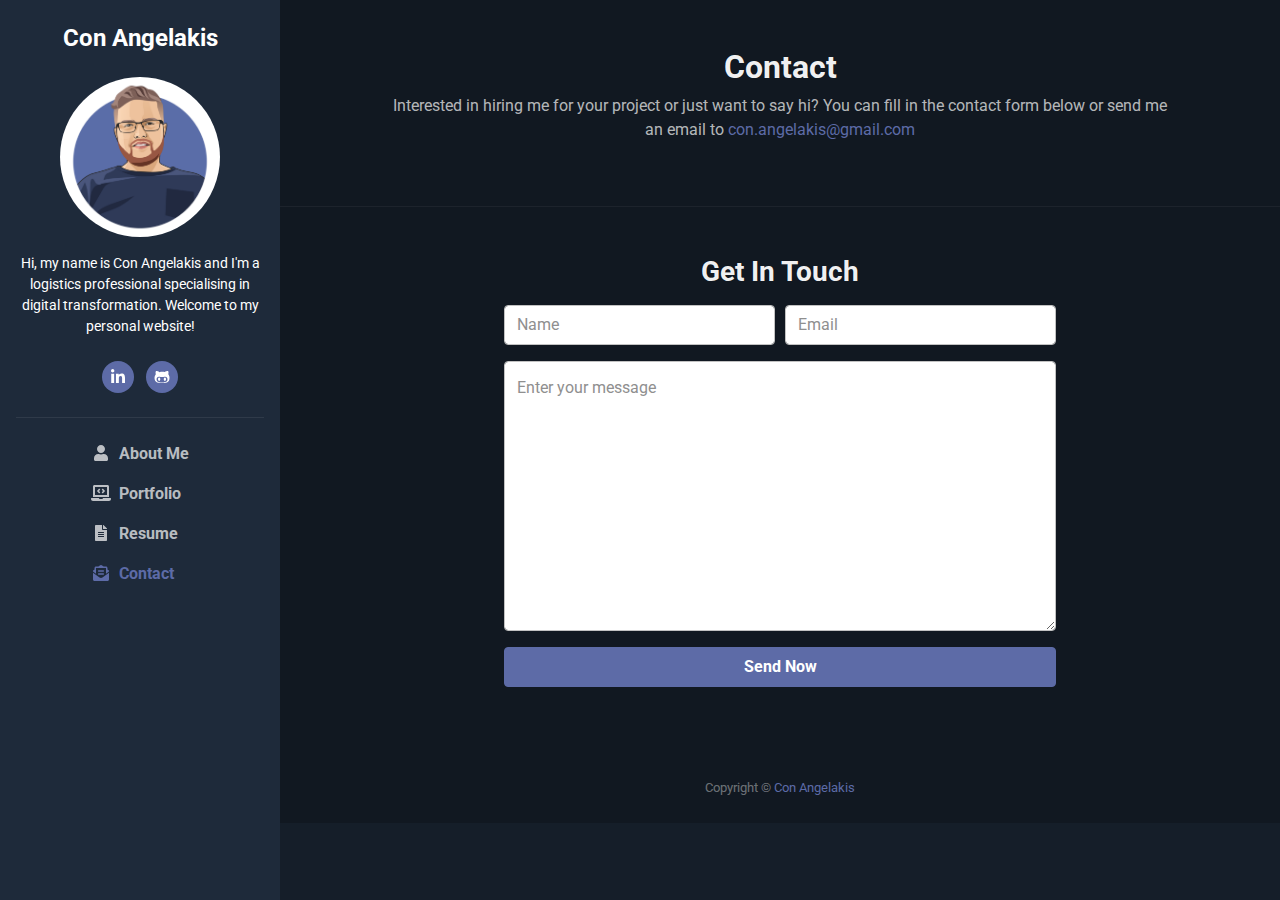
<file: contact.html>
<!DOCTYPE html>
<html lang="en"> 
<head>
    <title>Contact Con Angelakis</title>
    
    <!-- Meta -->
    <meta charset="utf-8">
    <meta http-equiv="X-UA-Compatible" content="IE=edge">
    <meta name="viewport" content="width=device-width, initial-scale=1.0">
    <meta name="description" content="Contact Con Angelakis">
    <meta name="author" content="Con Angelakis">    
    <link rel="shortcut icon" href="favicon.ico"> 
    
    <!-- Google Fonts -->
	<link href="https://fonts.googleapis.com/css?family=Roboto:300,400,500,700" rel="stylesheet">
    
    <!-- FontAwesome JS -->
    <script defer src="assets/fontawesome/js/all.js"></script>
    
    <!-- Theme CSS -->  
    <link id="theme-style" rel="stylesheet" href="assets/css/style.css">

</head> 

<body class="dark-mode">
    <header class="header text-center">
      <div class="force-overflow">
        <h1 class="blog-name pt-lg-4 mb-0">
          <a href="index.html">Con Angelakis</a>
        </h1>

        <nav class="navbar navbar-expand-lg navbar-dark">
          <button
            class="navbar-toggler"
            type="button"
            data-toggle="collapse"
            data-target="#navigation"
            aria-controls="navigation"
            aria-expanded="false"
            aria-label="Toggle navigation"
          >
            <span class="navbar-toggler-icon"></span>
          </button>

          <div id="navigation" class="collapse navbar-collapse flex-column">
            <div class="profile-section pt-3 pt-lg-0">
              <img
                class="profile-image mb-3 rounded-circle mx-auto"
                src="assets/images/profile.png"
                alt="stylised image of the author"
              />

              <div class="bio mb-3">
                Hi, my name is Con Angelakis and I'm a logistics professional
                specialising in digital transformation. Welcome to my personal
                website!
              </div>
              <!--//bio-->
              <ul class="social-list list-inline py-2 mx-auto">
                <li class="list-inline-item">
                  <a href="#" class="tooltip-test" title="I am ethically opposed to social media"><i class="fab fa-linkedin-in fa-fw"></i></a>
                </li>
                <li class="list-inline-item">
                  <a href="https://github.com/Epanastatis2020/"><i class="fab fa-github-alt fa-fw"></i></a>
                </li>
              </ul>
              <!--//social-list-->
              <hr />
            </div>
            <!--//profile-section-->

            <ul class="navbar-nav flex-column text-left">
              <li class="nav-item">
                <a class="nav-link" href="index.html"
                  ><i class="fas fa-user fa-fw mr-2"></i>About Me<span
                    class="sr-only"
                    >(current)</span
                  ></a
                >
              </li>
              <li class="nav-item">
                <a class="nav-link" href="portfolio.html"
                  ><i class="fas fa-laptop-code fa-fw mr-2"></i>Portfolio</a
                >
              </li>
              <li class="nav-item">
                <a class="nav-link" href="resume.html"
                  ><i class="fas fa-file-alt fa-fw mr-2"></i>Resume</a
                >
              </li>
              <li class="nav-item active">
                <a class="nav-link" href="contact.html"
                  ><i class="fas fa-envelope-open-text fa-fw mr-2"></i
                  >Contact</a
                >
              </li>
            </ul>
        </nav>
      </div>
      <!--//force-overflow-->
    </header>
	    
    <div class="main-wrapper">
	    <section class="cta-section theme-bg-light py-5">
		    <div class="container text-center single-col-max-width">
			    <h2 class="heading">Contact</h2>
			    <div class="intro">
			    <p>Interested in hiring me for your project or just want to say hi? You can fill in the contact form below or send me an email to <a href="mailto:#">con.angelakis@gmail.com</a></p>
			    
			</div><!--//container-->
	    </section>
	    <section class="contact-section px-3 py-5 p-md-5">
		    <div class="container">
			    <form id="contact-form" class="contact-form col-lg-8 mx-lg-auto" method="post" action="">
			        <h3 class="text-center mb-3">Get In Touch</h3>
			        <div class="form-row">                                                           
		                <div class="form-group col-md-6">
		                    <label class="sr-only" for="cname">Name</label>
		                    <input type="text" class="form-control" id="cname" name="name" placeholder="Name" minlength="2" required="" aria-required="true">
		                </div>                    
		                <div class="form-group col-md-6">
		                    <label class="sr-only" for="cemail">Email</label>
		                    <input type="email" class="form-control" id="cemail" name="email" placeholder="Email" required="" aria-required="true">
		                </div>
		                <div class="form-group col-12">
		                    <label class="sr-only" for="cmessage">Your message</label>
		                    <textarea class="form-control" id="cmessage" name="message" placeholder="Enter your message" rows="10" required="" aria-required="true"></textarea>
		                </div>
		                 <div class="form-group col-12">
		                    <button type="submit" class="btn btn-block btn-primary py-2">Send Now</button>
		                </div>                           
		            </div><!--//form-row-->
		        </form>
		    </div><!--//container-->
	    </section>
	    
      <footer class="footer text-center py-4">
        <small class="copyright"
          >Copyright &copy;
          <a href="https://github.com/Epanastatis2020/" target="_blank"
            >Con Angelakis</a
          ></small
        >
      </footer>
    
    </div><!--//main-wrapper-->
    
    <!-- Javascript -->          
    <script src="assets/plugins/jquery-3.4.1.min.js"></script>
    <script src="assets/plugins/popper.min.js"></script> 
    <script src="assets/plugins/bootstrap/js/bootstrap.min.js"></script> 
    
    <!--Page Specific JS -->
    <script type="text/javascript" src="assets/plugins/jquery-validation/jquery.validate.min.js"></script> 

    <!-- Custom JS -->
    <script type="text/javascript" src="assets/js/form.js"></script>
    
    <!-- Dark Mode -->
	<script src="assets/plugins/js-cookie.min.js"></script>
  

</body>
</html>
</file>
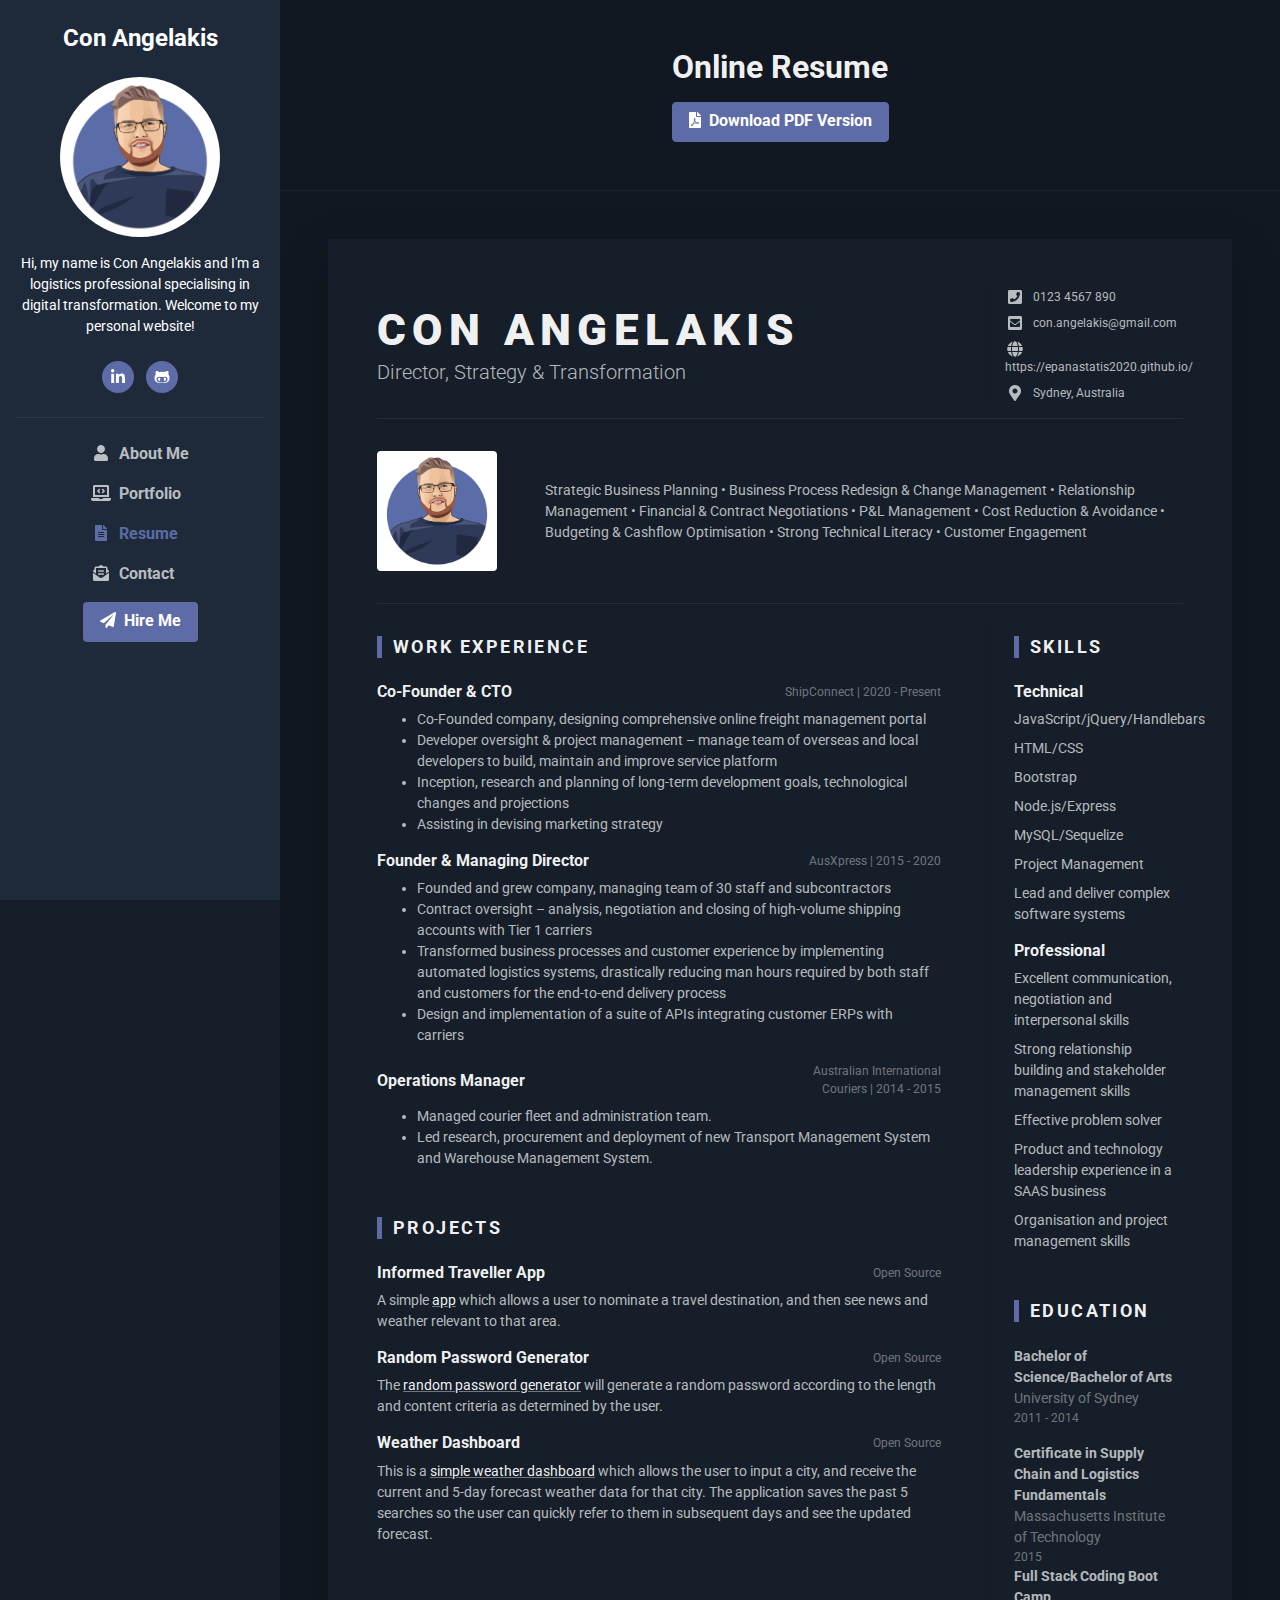
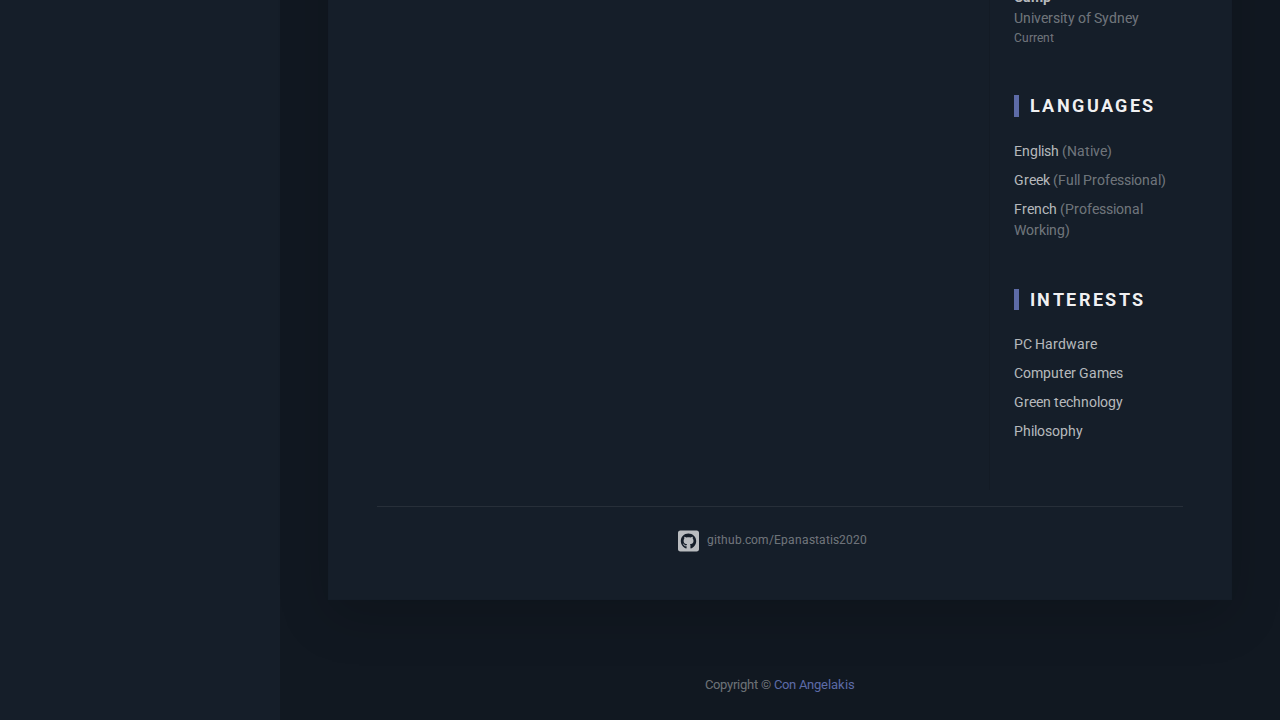
<file: resume.html>
<!DOCTYPE html>
<html lang="en"> 
<head>
	<title>Con Angelakis Resume</title>
	
	<!-- Meta -->
	<meta charset="utf-8">
	<meta http-equiv="X-UA-Compatible" content="IE=edge">
	<meta name="viewport" content="width=device-width, initial-scale=1.0">
	<meta name="description" content="Con Angelakis Resume">
	<meta name="author" content="Con Angelakis">
	<link rel="shortcut icon" href="favicon.ico">
	
	<!-- Google Fonts -->
	<link href="https://fonts.googleapis.com/css?family=Roboto:300,400,500,700,900" rel="stylesheet">
	
	<!-- FontAwesome JS -->
    <script defer src="assets/fontawesome/js/all.js"></script>
	
	<!-- Theme CSS -->  
	<link id="theme-style" rel="stylesheet" href="assets/css/style.css">

</head> 

<body class="dark-mode">
    <header class="header text-center">
      <div class="force-overflow">
        <h1 class="blog-name pt-lg-4 mb-0">
          <a href="index.html">Con Angelakis</a>
        </h1>

        <nav class="navbar navbar-expand-lg navbar-dark">
          <button
            class="navbar-toggler"
            type="button"
            data-toggle="collapse"
            data-target="#navigation"
            aria-controls="navigation"
            aria-expanded="false"
            aria-label="Toggle navigation"
          >
            <span class="navbar-toggler-icon"></span>
          </button>

          <div id="navigation" class="collapse navbar-collapse flex-column">
            <div class="profile-section pt-3 pt-lg-0">
              <img
                class="profile-image mb-3 rounded-circle mx-auto"
                src="assets/images/profile.png"
                alt="stylised image of the author"
              />

              <div class="bio mb-3">
                Hi, my name is Con Angelakis and I'm a logistics professional
                specialising in digital transformation. Welcome to my personal
                website!
              </div>
              <!--//bio-->
              <ul class="social-list list-inline py-2 mx-auto">
                <li class="list-inline-item">
                  <a href="#" class="tooltip-test" title="I am ethically opposed to social media"><i class="fab fa-linkedin-in fa-fw"></i></a>
                </li>
                <li class="list-inline-item">
                  <a href="https://github.com/Epanastatis2020/"><i class="fab fa-github-alt fa-fw"></i></a>
                </li>
              </ul>
              <!--//social-list-->
              <hr />
            </div>
            <!--//profile-section-->

            <ul class="navbar-nav flex-column text-left">
              <li class="nav-item">
                <a class="nav-link" href="index.html"
                  ><i class="fas fa-user fa-fw mr-2"></i>About Me<span
                    class="sr-only"
                    >(current)</span
                  ></a
                >
              </li>
              <li class="nav-item">
                <a class="nav-link" href="portfolio.html"
                  ><i class="fas fa-laptop-code fa-fw mr-2"></i>Portfolio</a
                >
              </li>
              <li class="nav-item active">
                <a class="nav-link" href="resume.html"
                  ><i class="fas fa-file-alt fa-fw mr-2"></i>Resume</a
                >
              </li>
              <li class="nav-item">
                <a class="nav-link" href="contact.html"
                  ><i class="fas fa-envelope-open-text fa-fw mr-2"></i
                  >Contact</a
                >
              </li>
            </ul>

            <div class="my-2">
              <a class="btn btn-primary" href="contact.html" target="_blank"
                ><i class="fas fa-paper-plane mr-2"></i>Hire Me</a
              >
            </div>
        </nav>
      </div>
      <!--//force-overflow-->
    </header>
	
	<div class="main-wrapper">
		<section class="cta-section theme-bg-light py-5">
			<div class="container text-center single-col-max-width">
				<h2 class="heading mb-3">Online Resume</h2>
				<a class="btn btn-primary" href="#" target="_blank"><i class="fas fa-file-pdf mr-2"></i>Download PDF Version</a>
				
				
			</div><!--//container-->
		</section>
		<div class="container px-3 px-lg-5">
			<article class="resume-wrapper mx-auto theme-bg-light p-5 mb-5 my-5 shadow-lg">
				
				<div class="resume-header">
					<div class="row align-items-center">
						<div class="resume-title col-12 col-md-6 col-lg-8 col-xl-9">
							<h2 class="resume-name mb-0 text-uppercase">Con Angelakis</h2>
							<div class="resume-tagline mb-3 mb-md-0">Director, Strategy & Transformation </div>
						</div><!--//resume-title-->
						<div class="resume-contact col-12 col-md-6 col-lg-4 col-xl-3">
							<ul class="list-unstyled mb-0">
								<li class="mb-2"><i class="fas fa-phone-square fa-fw fa-lg mr-2 "></i><a class="resume-link" href="tel:#">0123 4567 890</a></li>
								<li class="mb-2"><i class="fas fa-envelope-square fa-fw fa-lg mr-2"></i><a class="resume-link" href="mailto:#">con.angelakis@gmail.com</a></li>
								<li class="mb-2"><i class="fas fa-globe fa-fw fa-lg mr-2"></i><a class="resume-link" href="https://epanastatis2020.github.io/">https://epanastatis2020.github.io/</a></li>
								<li class="mb-0"><i class="fas fa-map-marker-alt fa-fw fa-lg mr-2"></i>Sydney, Australia</li>
							</ul>
						</div><!--//resume-contact-->
					</div><!--//row-->
					
				</div><!--//resume-header-->
				<hr>
				<div class="resume-intro py-3">
					<div class="media flex-column flex-md-row align-items-center">
						<img class="resume-profile-image mb-3 mb-md-0 mr-md-5 ml-md-0 rounded mx-auto" src="assets/images/resume-profile.png" alt="image">
						<div class="media-body text-left">
							<p class="mb-0">Strategic Business Planning • Business Process Redesign & Change Management • Relationship Management • Financial & Contract Negotiations • P&L Management • Cost Reduction & Avoidance • Budgeting & Cashflow Optimisation • Strong Technical Literacy • Customer Engagement </p>
						</div><!--//media-body-->
					</div>
				</div><!--//resume-intro-->
				<hr>
				<div class="resume-body">
					<div class="row">
						<div class="resume-main col-12 col-lg-8 col-xl-9 pr-0 pr-lg-5">
							<section class="work-section py-3">
								<h3 class="text-uppercase resume-section-heading mb-4">Work Experience</h3>
								<div class="item mb-3">
									<div class="item-heading row align-items-center mb-2">
										<h4 class="item-title col-12 col-md-6 col-lg-8 mb-2 mb-md-0">Co-Founder & CTO</h4>
										<div class="item-meta col-12 col-md-6 col-lg-4 text-muted text-left text-md-right">ShipConnect | 2020 - Present</div>
										
									</div>
									<div class="item-content">
										<ul class="resume-list">
											<li>Co-Founded company, designing comprehensive online freight management portal</li>
											<li>Developer oversight & project management – manage team of overseas and local developers to build, maintain and improve service platform</li>
											<li>Inception, research and planning of long-term development goals, technological changes and projections</li>
											<li>Assisting in devising marketing strategy</li>
										</ul>
									</div>
								</div><!--//item-->
								<div class="item mb-3">
									<div class="item-heading row align-items-center mb-2">
										<h4 class="item-title col-12 col-md-6 col-lg-8 mb-2 mb-md-0">Founder & Managing Director</h4>
										<div class="item-meta col-12 col-md-6 col-lg-4 text-muted text-left text-md-right">AusXpress | 2015 - 2020</div>
										
									</div>
									<div class="item-content">
										<ul class="resume-list">
											<li>Founded and grew company, managing team of 30 staff and subcontractors</li>
											<li>Contract oversight – analysis, negotiation and closing of high-volume shipping accounts with Tier 1 carriers</li>
											<li>Transformed business processes and customer experience by implementing automated logistics systems, drastically reducing man hours required by both staff and customers for the end-to-end delivery process</li>
											<li>Design and implementation of a suite of APIs integrating customer ERPs with carriers</li>
										</ul>
									</div>
								</div><!--//item-->
								<div class="item mb-3">
									<div class="item-heading row align-items-center mb-2">
										<h4 class="item-title col-12 col-md-6 col-lg-8 mb-2 mb-md-0">Operations Manager</h4>
										<div class="item-meta col-12 col-md-6 col-lg-4 text-muted text-left text-md-right">Australian International Couriers | 2014 - 2015</div>
										
									</div>
									<div class="item-content">
										<ul class="resume-list">
											<li>Managed courier fleet and administration team.</li>
											<li>Led research, procurement and deployment of new Transport Management System and Warehouse Management System.</li>
										</ul>
									</div>
								</div><!--//item-->
								
							</section><!--//work-section-->

							
							<section class="project-section py-3">
								<h3 class="text-uppercase resume-section-heading mb-4">Projects</h3>
								<div class="item mb-3">
									<div class="item-heading row align-items-center mb-2">
										<h4 class="item-title col-12 col-md-6 col-lg-8 mb-2 mb-md-0">Informed Traveller App</h4>
										<div class="item-meta col-12 col-md-6 col-lg-4 text-muted text-left text-md-right">Open Source</div>
										
									</div>
									<div class="item-content">
										<p>A simple <a href="https://epanastatis2020.github.io/Informed-Travel-App/" class="theme-link">app</a> which allows a user to nominate a travel destination, and then see news and weather relevant to that area.</p>
										
									</div>
								</div><!--//item-->
								<div class="item">
									<div class="item-heading row align-items-center mb-2">
										<h4 class="item-title col-12 col-md-6 col-lg-8 mb-2 mb-md-0">Random Password Generator</h4>
										<div class="item-meta col-12 col-md-6 col-lg-4 text-muted text-left text-md-right">Open Source</div>
										
									</div>
									<div class="item-content">
										<p>The <a href="https://epanastatis2020.github.io/Random-Password-Generator/" class="theme-link">random password generator</a> will generate a random password according to the length and content criteria as determined by the user.​</p>
										
									</div>
								</div><!--//item-->
								<div class="item">
									<div class="item-heading row align-items-center mb-2">
										<h4 class="item-title col-12 col-md-6 col-lg-8 mb-2 mb-md-0">Weather Dashboard </h4>
										<div class="item-meta col-12 col-md-6 col-lg-4 text-muted text-left text-md-right">Open Source</div>
										
									</div>
									<div class="item-content">
										<p>This is a <a href="https://epanastatis2020.github.io/Weather-Dashboard/" class="theme-link">simple weather dashboard</a> which allows the user to input a city, and receive the current and 5-day forecast weather data for that city.

											The application saves the past 5 searches so the user can quickly refer to them in subsequent days and see the updated forecast.</p>
										
									</div>
								</div><!--//item-->
							</section><!--//project-section-->	
						</div><!--//resume-main-->
						<aside class="resume-aside col-12 col-lg-4 col-xl-3 px-lg-4 pb-lg-4">
							<section class="skills-section py-3">
								<h3 class="text-uppercase resume-section-heading mb-4">Skills</h3>
								<div class="item">
									<h4 class="item-title">Technical</h4>
									<ul class="list-unstyled resume-skills-list">
										<li class="mb-2">JavaScript/jQuery/Handlebars</li>
										<li class="mb-2">HTML/CSS<li>
										<li class="mb-2">Bootstrap</li>
										<li class="mb-2">Node.js/Express</li>
										<li class="mb-2">MySQL/Sequelize</li>
										<li class="mb-2">Project Management</li>
										<li>Lead and deliver complex software systems</li>
										</ul>
									</div><!--//item-->
									<div class="item">
										<h4 class="item-title">Professional</h4>
										<ul class="list-unstyled resume-skills-list">
											<li class="mb-2">Excellent communication, negotiation and interpersonal skills</li>
											<li class="mb-2">Strong relationship building and stakeholder management skills<li>
											<li class="mb-2">Effective problem solver</li>
											<li class="mb-2">Product and technology leadership experience in a SAAS business</li>
											<li class="mb-2">Organisation and project management skills</li>
											</ul>
										</div><!--//item-->
									</section><!--//skills-section-->
									<section class="education-section py-3">
										<h3 class="text-uppercase resume-section-heading mb-4">Education</h3>
										<ul class="list-unstyled resume-education-list">
											<li class="mb-3">
												<div class="resume-degree font-weight-bold">Bachelor of Science/Bachelor of Arts</div>
												<div class="resume-degree-org text-muted">University of Sydney</div>
												<div class="resume-degree-time text-muted">2011 - 2014</div>
											</li>
											<li>
												<div class="resume-degree font-weight-bold">Certificate in Supply Chain and Logistics Fundamentals</div>
												<div class="resume-degree-org text-muted">Massachusetts Institute of Technology</div>
												<div class="resume-degree-time text-muted">2015</div>
											</li>
											<li>
												<div class="resume-degree font-weight-bold">Full Stack Coding Boot Camp</div>
												<div class="resume-degree-org text-muted">University of Sydney</div>
												<div class="resume-degree-time text-muted">Current</div>
											</li>
										</ul>
									</section><!--//education-section-->
									<section class="skills-section py-3">
										<h3 class="text-uppercase resume-section-heading mb-4">Languages</h3>
										<ul class="list-unstyled resume-lang-list">
											<li class="mb-2">English <span class="text-muted">(Native)</span></li>
											<li class="mb-2">Greek <span class="text-muted">(Full Professional)</span></li>
											<li class="mb-2">French <span class="text-muted">(Professional Working)</span></li>
										</ul>
									</section><!--//certificates-section-->
									<section class="skills-section py-3">
										<h3 class="text-uppercase resume-section-heading mb-4">Interests</h3>
										<ul class="list-unstyled resume-interests-list mb-0">
											<li class="mb-2">PC Hardware</li>
											<li class="mb-2">Computer Games</li>
											<li class="mb-2">Green technology</li>
											<li class="mb-2">Philosophy</li>
										</ul>
									</section><!--//certificates-section-->
									
								</aside><!--//resume-aside-->
							</div><!--//row-->
						</div><!--//resume-body-->
						<hr>
						<div class="resume-footer text-center">
							<ul class="resume-social-list list-inline mx-auto mb-0 d-inline-block text-muted">
								<li class="list-inline-item mb-lg-0 mr-3"><a class="resume-link" href="https://github.com/Epanastatis2020"><i class="fab fa-github-square fa-2x mr-2" data-fa-transform="down-4"></i><span class="d-none d-lg-inline-block text-muted">github.com/Epanastatis2020</span></a></li>
							</ul>
						</div><!--//resume-footer-->
					</article>
					
				</div><!--//container-->
				
				<footer class="footer text-center py-4">
					<small class="copyright"
					  >Copyright &copy;
					  <a href="https://github.com/Epanastatis2020/" target="_blank"
						>Con Angelakis</a
					  ></small
					>
				  </footer>
				
			</div><!--//main-wrapper-->

			<!-- Javascript -->          
			<script src="assets/plugins/jquery-3.4.1.min.js"></script>
			<script src="assets/plugins/popper.min.js"></script> 
			<script src="assets/plugins/bootstrap/js/bootstrap.min.js"></script>
			
			<!-- Dark Mode -->
			<script src="assets/plugins/js-cookie.min.js"></script>			

		</body>
		</html>
</file>
